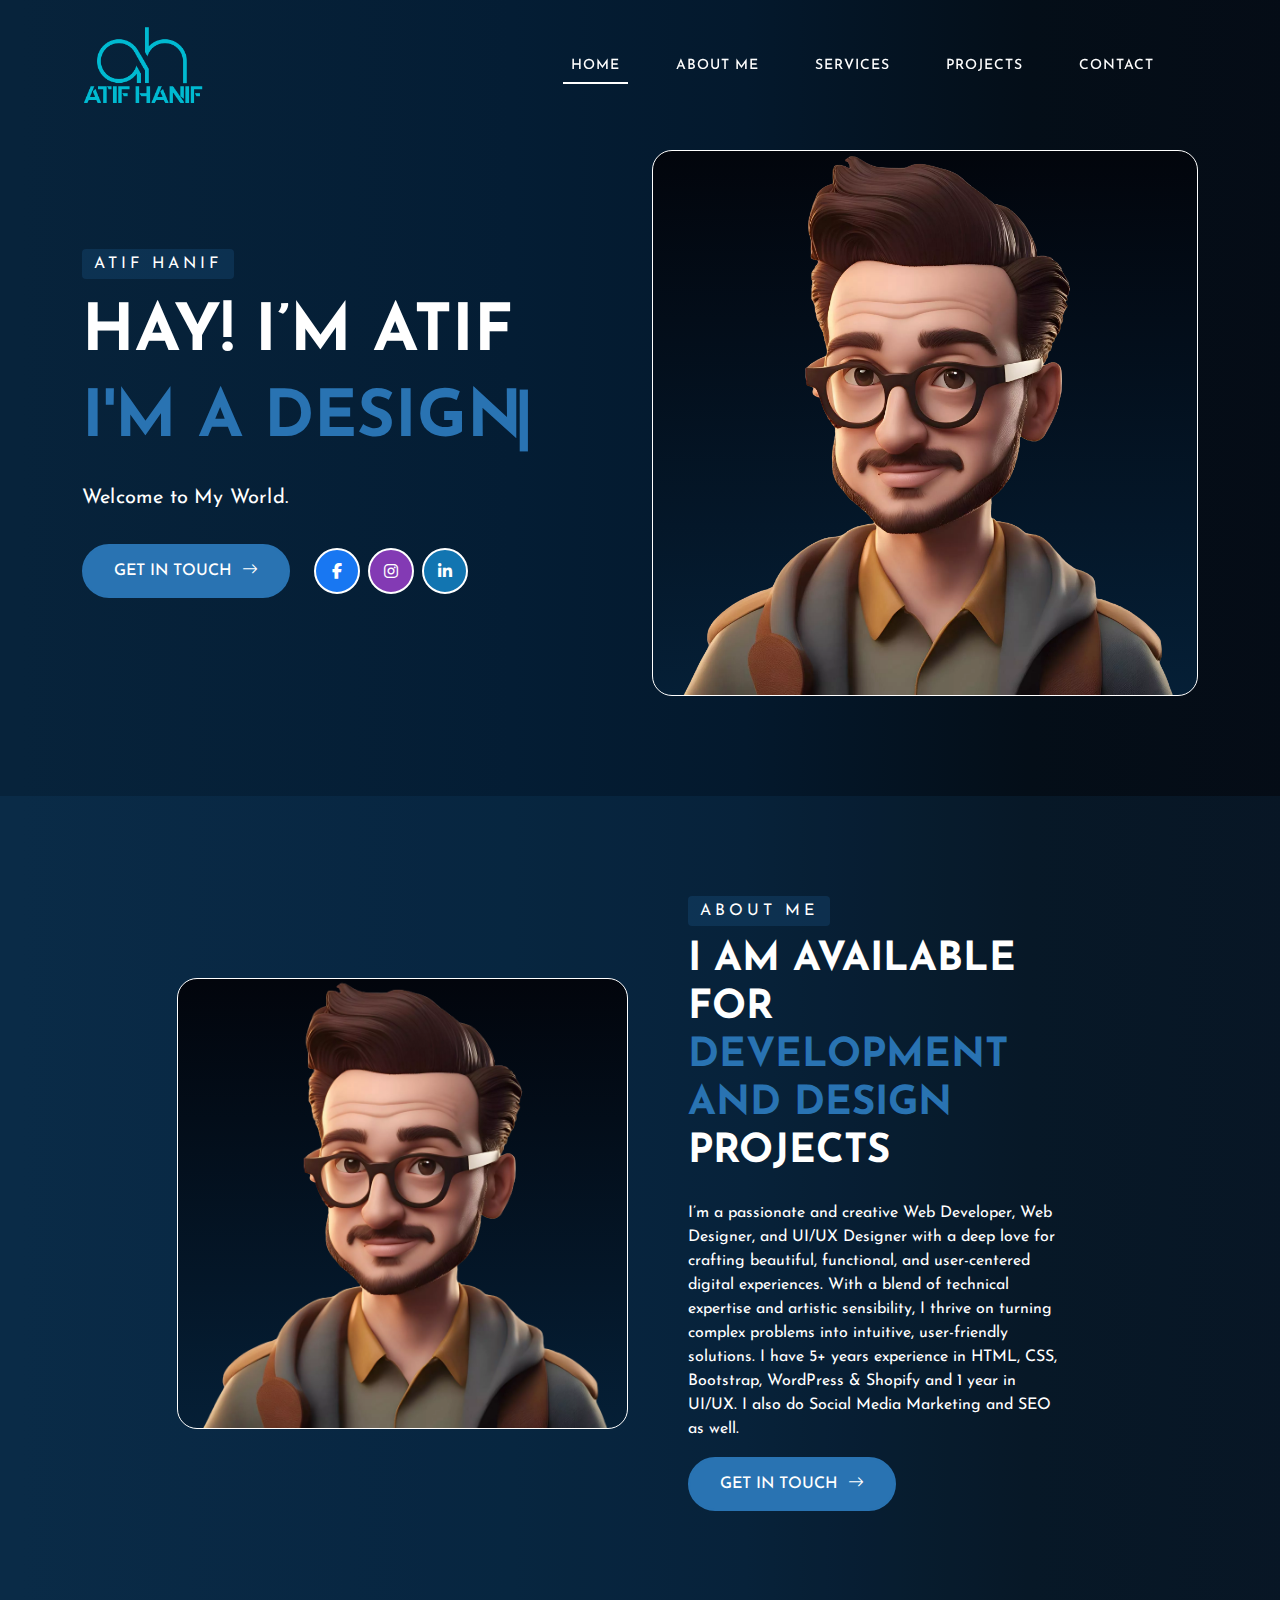
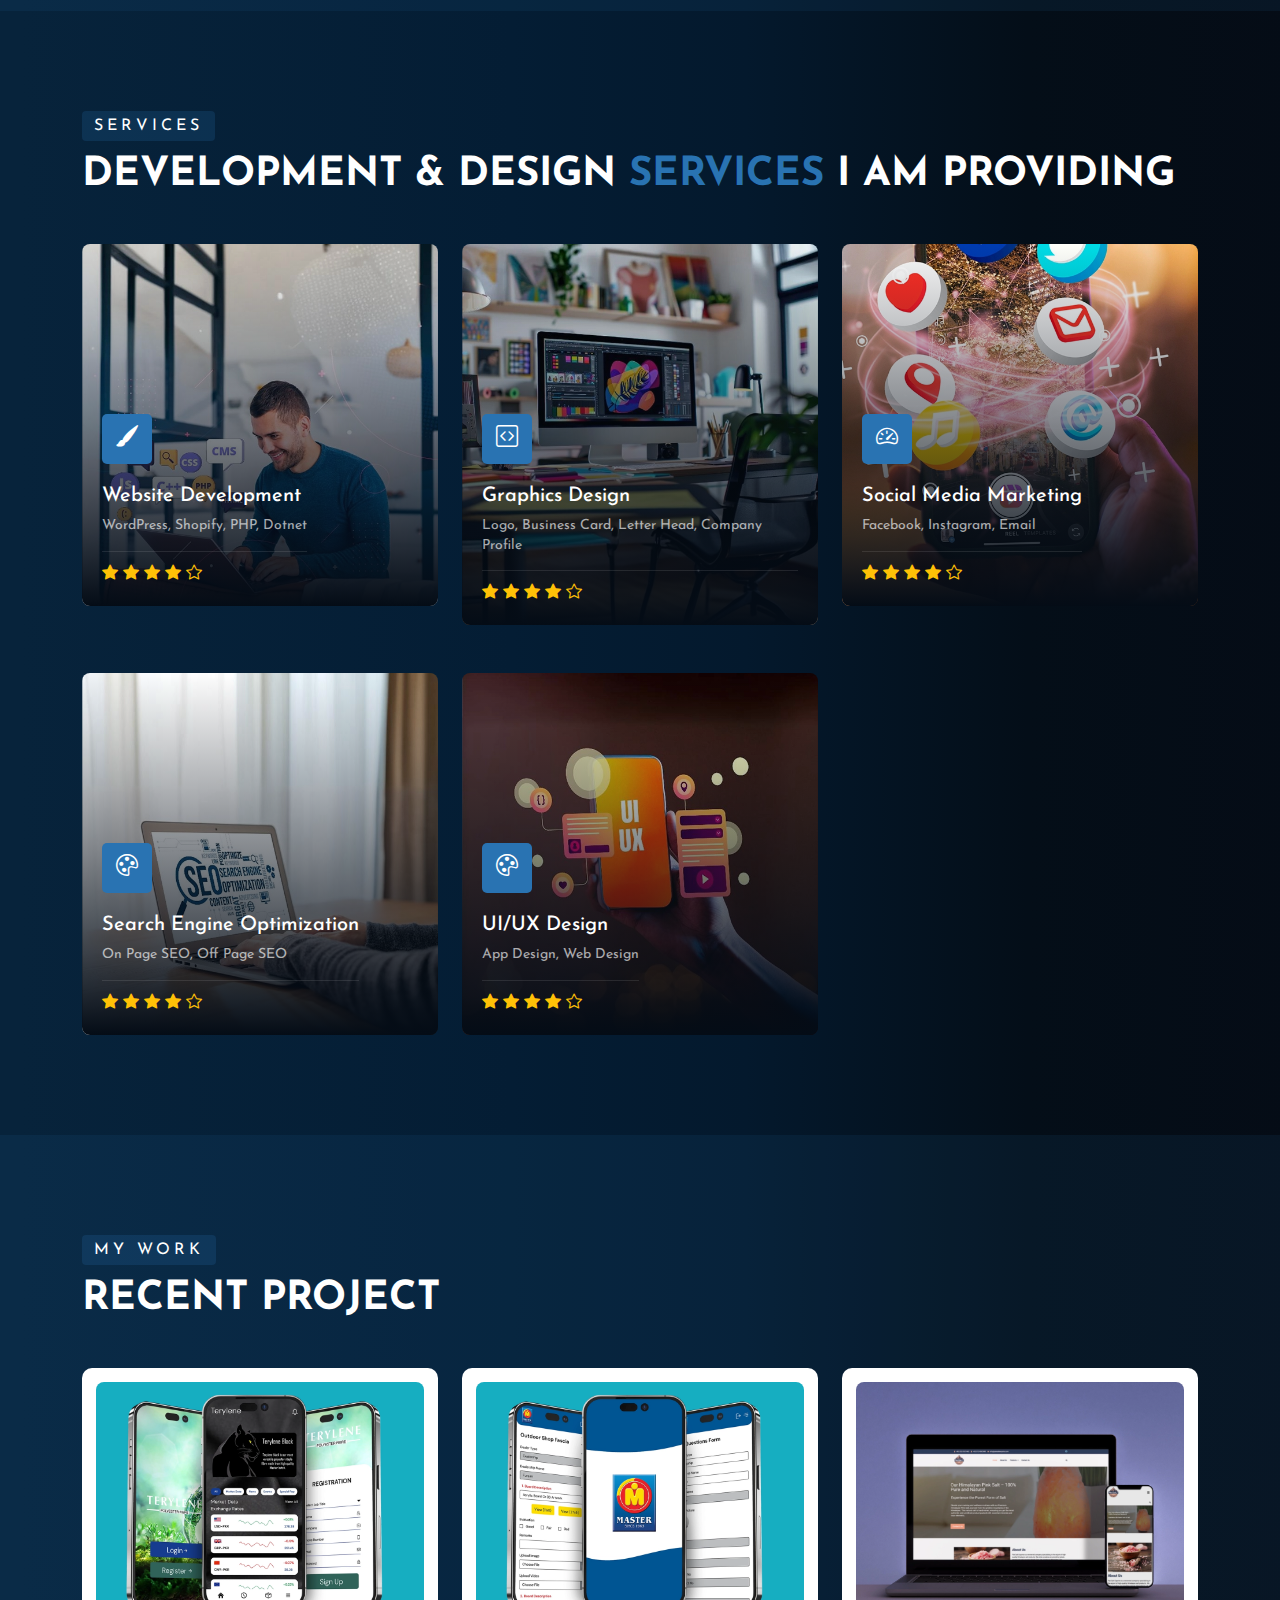
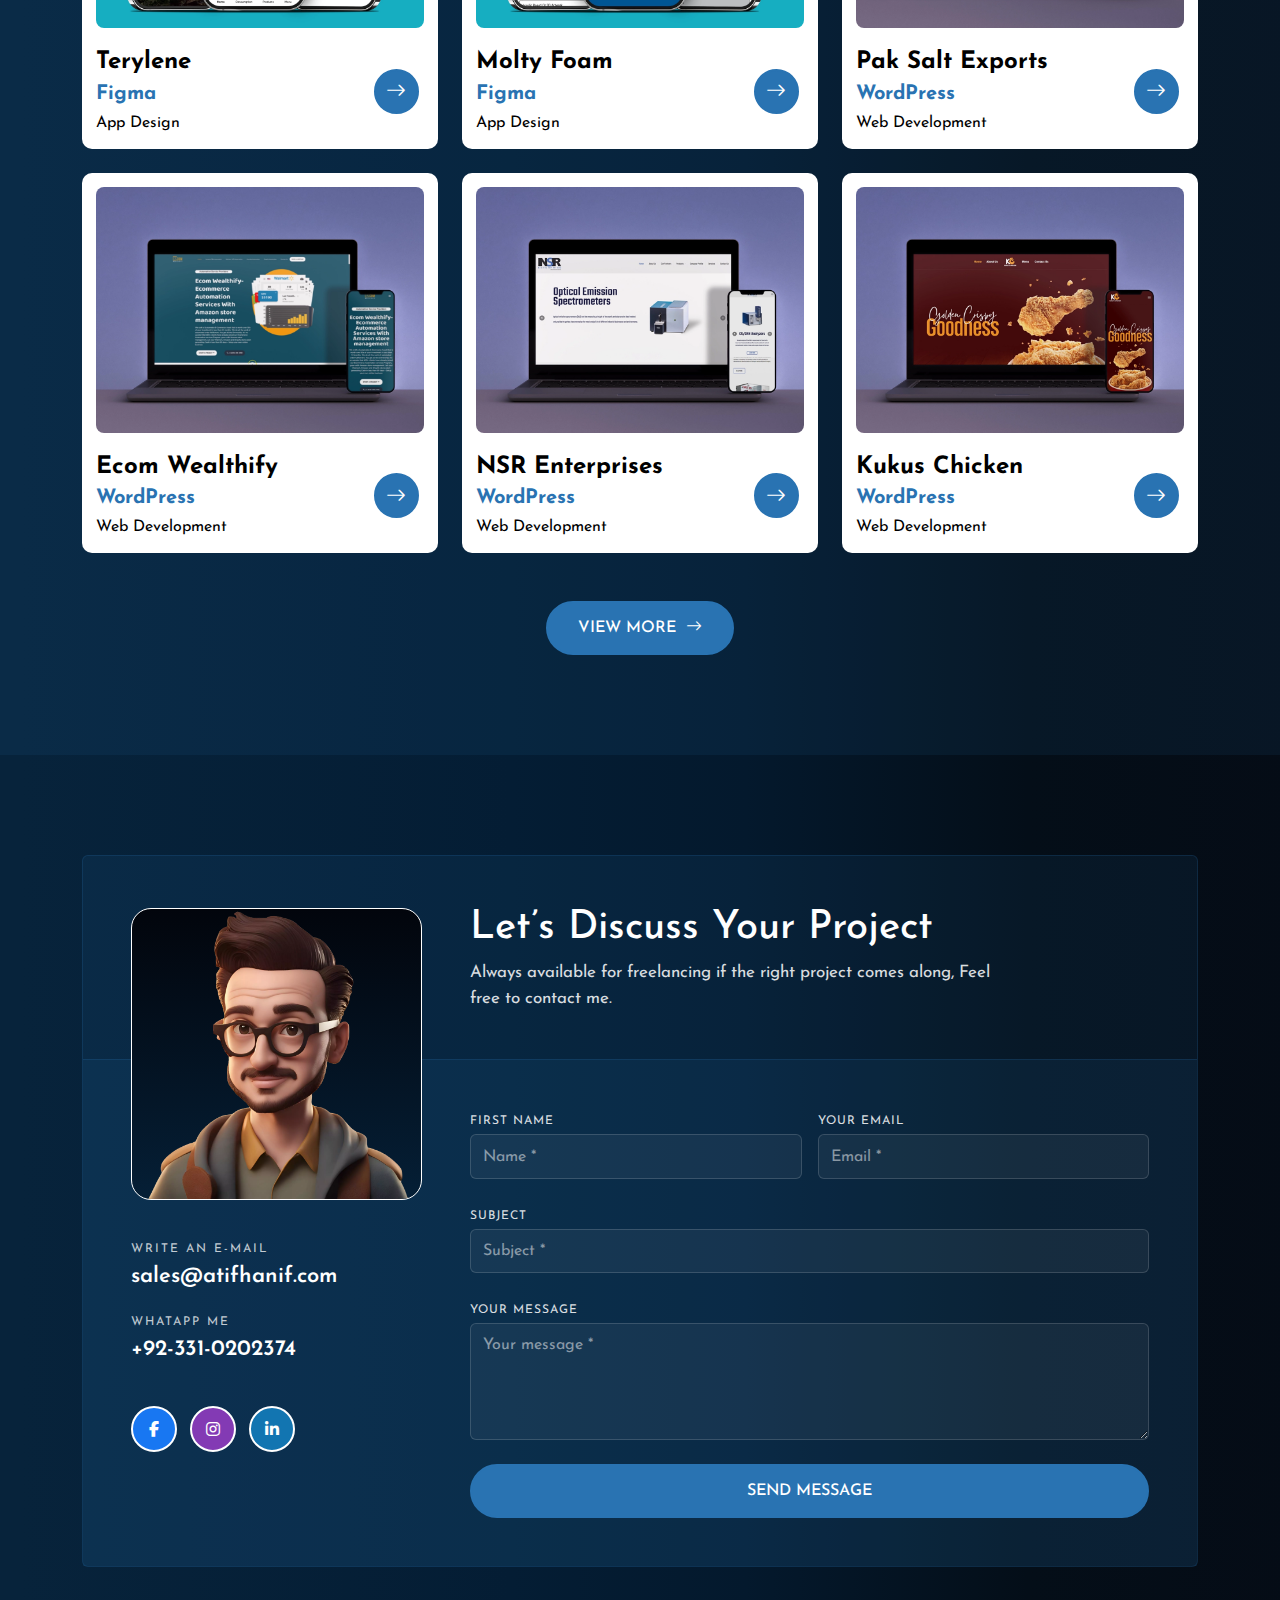
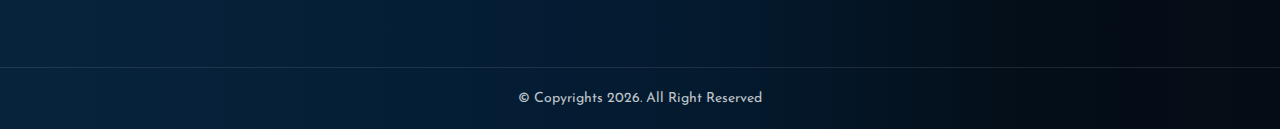
<file: index.html>
<!DOCTYPE html>
<html lang="en" dir="ltr">
<head>
    <meta charset="utf-8">
    <meta http-equiv="X-UA-Compatible" content="IE=edge">
    <meta name="viewport" content="width=device-width, initial-scale=1, shrink-to-fit=no">
    <meta name="keywords" content="Emma - Personal Portfolio HTML Template">
    <meta name="description" content="Emma - Personal Portfolio HTML Template">
    <title>Atif Hanif - Personal Portfolio</title>
    <link rel="shortcut icon" type="image/x-icon" href="assets/images/logo/atifhanif-favicon.png">
    <link href="assets/vendors/bootstrap/css/bootstrap.min.css" rel="stylesheet">
    <link href="assets/vendors/bootstrap/icons/bootstrap-icons.css" rel="stylesheet">
    <link href="assets/vendors/fontawsome/css/all.min.css" rel="stylesheet">
    <link href="assets/css/fonts.css" rel="stylesheet">
    <link href="assets/css/style.css" rel="stylesheet">
    <link href="assets/css/responsive.css" rel="stylesheet">
</head>

<body>
    <!-- Start Header -->
    <nav class="navbar navbar-expand-lg navbar-dark one-page-nav fixed-top" aria-label="Offcanvas navbar large">
        <div class="container">
            <a class="navbar-brand" href="index.html">
                <img class="logo" alt="Logo" src="assets/images/logo/atif-hanif-logo.png"> 
            </a>
            <button class="navbar-toggler" type="button" data-bs-toggle="offcanvas" data-bs-target="#offcanvasNavbar2" aria-controls="offcanvasNavbar2">
                <span class="navbar-toggler-icon"></span>
            </button>
            <div class="offcanvas offcanvas-end text-bg-dark"  id="offcanvasNavbar2" aria-labelledby="offcanvasNavbar2Label">
                <div class="offcanvas-header">
                    <h5 class="offcanvas-title" id="offcanvasNavbar2Label">Offcanvas</h5>
                    <button type="button" class="btn-close btn-close-white" data-bs-dismiss="offcanvas" aria-label="Close"></button>
                </div>
                <div class="offcanvas-body">
                    <ul class="navbar-nav justify-content-end flex-grow-1 pe-3">
                        <li class="nav-item">
                            <a class="nav-link" data-scroll-nav="0" href="#home">Home</a>
                        </li>
                        <li class="nav-item">
                            <a class="nav-link" data-scroll-nav="1" href="#about"> About Me </a>
                        </li>
                        <li class="nav-item">
                            <a class="nav-link" data-scroll-nav="3" href="#services">Services</a>
                        </li>
                        <li class="nav-item">
                            <a class="nav-link" data-scroll-nav="2" href="#project">Projects</a>
                        </li>
                        <li class="nav-item">
                            <a class="nav-link" data-scroll-nav="4" href="#contact">Contact</a>
                        </li>
                    </ul>
                </div>
             </div>
        </div>
    </nav>
    <!-- End Header -->

    <!-- Main -->
    <main>
        <!-- start Home Section -->
        <section class="home-section section" id="home" data-scroll-index="0">
            <div class="container">
                <div class="row align-items-center">
                    <div class="col-lg-6 my-auto">
                        <h6 class="mb-3"><span>Atif Hanif</span></h6>
                        <h1>Hay! I’m Atif</h1>
                        <h2 class="mb-4">I'm a <span id="type-it"></span></h2>
                        <p class="text">Welcome to My World.</p>
                        <div class="btn-bar d-flex align-items-sm-center flex-column flex-sm-row">
                            <a class="custom-btn" href="#contact"><span>Get in touch</span> <i class="bi-arrow-right"></i> </a>
                            <div class="social-icon ps-sm-4 pt-4 pt-sm-0 d-flex justify-content-center justify-content-sm-start">
                                <a class="facebook" href="https://www.facebook.com/AtifHanif87" target="_blank"><i class="fab fa-facebook-f"></i></a>
                                <a class="instagram" href="https://www.instagram.com/atif_advani/" target="_blank"><i class="fa-brands fa-instagram"></i></a>
                                <a class="linkedin m-0" href="https://www.linkedin.com/in/muhammad-atif-hanif/" target="_blank"><i class="fab fa-linkedin-in"></i></a>
                            </div>
                        </div>
                    </div>
                    <div class="col-lg-6 mt-5 mt-lg-0">
                        <img src="assets/images/avatar/avatar.webp" alt="Atif" class="img-fluid avatar">
                    </div>
                </div>
            </div>
        </section>
        <!-- End Home Section -->

        <!-- Start About Section -->
        <section class="about-section section light-bg" id="about" data-scroll-index="1">
            <div class="container">
                <div class="row align-items-center justify-content-center gy-5">
                    <div class="col-lg-6 col-xl-5">
                        <div class="about-banner text-center">
                            <img src="assets/images/avatar/avatar.webp" alt="Atif" class="img-fluid avatar">
                        </div>
                    </div>
                    <div class="col-lg-6 col-xl-5 px-lg-5">
                        <div class="about-text">
                            <div class="section-heading">
                                <h6><span>ABOUT ME</span></h6>
                                <h2>I AM AVAILABLE FOR <span>DEVELOPMENT and DESIGN</span> PROJECTS</h2>
                            </div>
                            <p>I’m a passionate and creative Web Developer, Web Designer, and UI/UX Designer with a deep love for crafting beautiful, functional, and user-centered digital experiences. With a blend of technical expertise and artistic sensibility, I thrive on turning complex problems into intuitive, user-friendly solutions. I have 5+ years experience in HTML, CSS, Bootstrap, WordPress & Shopify and 1 year in UI/UX. I also do Social Media Marketing and SEO as well.</p>
                            <a class="custom-btn" href="#contact"><span>Get in touch</span> <i class="bi-arrow-right"></i> </a>
                        </div>
                    </div>
                </div>
            </div>
        </section>
        <!-- End About Section -->

        <!-- Services Section -->
        <section class="services-section section" id="services" data-scroll-index="3">
            <div class="container">
                <div class="section-heading">
                    <h6><span> SERVICES</span></h6>
                    <h2>Development & Design <span>services</span> I am providing</h2>
                </div>
                <div class="row gy-5">
                    <div class="col-sm-6 col-lg-4">
                        <div class="services-box web-services">
                            <div class="services-body">
                                <div class="icon">
                                    <i class="bi-brush-fill"></i>
                                </div>
                                <h5>Website Development</h5>
                                <p>WordPress, Shopify, PHP, Dotnet</p>
                                <div class="rating">
                                    <i class="bi-star-fill"></i>
                                    <i class="bi-star-fill"></i>
                                    <i class="bi-star-fill"></i>
                                    <i class="bi-star-fill"></i>
                                    <i class="bi-star"></i>
                                </div>
                            </div>
                        </div>
                    </div>
                    <div class="col-sm-6 col-lg-4">
                        <div class="services-box graphics-services">
                            <div class="services-body">
                                <div class="icon">
                                    <i class="bi-code-square"></i>
                                </div>
                                <h5>Graphics Design</h5>
                                <p>Logo, Business Card, Letter Head, Company Profile</p>
                                <div class="rating">
                                    <i class="bi-star-fill"></i>
                                    <i class="bi-star-fill"></i>
                                    <i class="bi-star-fill"></i>
                                    <i class="bi-star-fill"></i>
                                    <i class="bi-star"></i>
                                </div>
                            </div>
                        </div>
                    </div>
                    <div class="col-sm-6 col-lg-4">
                        <div class="services-box smm-services">
                            <div class="services-body">
                                <div class="icon">
                                    <i class="bi-speedometer2"></i>
                                </div>
                                <h5>Social Media Marketing</h5>
                                <p>Facebook, Instagram, Email</p>
                                <div class="rating">
                                    <i class="bi-star-fill"></i>
                                    <i class="bi-star-fill"></i>
                                    <i class="bi-star-fill"></i>
                                    <i class="bi-star-fill"></i>
                                    <i class="bi-star"></i>
                                </div>
                            </div>
                        </div>
                    </div>
                    <div class="col-sm-6 col-lg-4">
                        <div class="services-box seo-services">
                            <div class="services-body">
                                <div class="icon">
                                    <i class="bi-palette"></i>
                                </div>
                                <h5>Search Engine Optimization</h5>
                                <p>On Page SEO, Off Page SEO</p>
                                <div class="rating">
                                    <i class="bi-star-fill"></i>
                                    <i class="bi-star-fill"></i>
                                    <i class="bi-star-fill"></i>
                                    <i class="bi-star-fill"></i>
                                    <i class="bi-star"></i>
                                </div>
                            </div>
                        </div>
                    </div>
                    <div class="col-sm-6 col-lg-4">
                        <div class="services-box ui-ux-services">
                            <div class="services-body">
                                <div class="icon">
                                    <i class="bi-palette"></i>
                                </div>
                                <h5>UI/UX Design</h5>
                                <p>App Design, Web Design</p>
                                <div class="rating">
                                    <i class="bi-star-fill"></i>
                                    <i class="bi-star-fill"></i>
                                    <i class="bi-star-fill"></i>
                                    <i class="bi-star-fill"></i>
                                    <i class="bi-star"></i>
                                </div>
                            </div>
                        </div>
                    </div>
                </div>
            </div>
        </section>
        <!-- End Services Section -->

        <!-- Start Projects Section -->
        <section class="project-section section light-bg" id="project" data-scroll-index="2">
            <div class="container">
                <div class="row justify-content-between">
                    <div class="col-lg-5">
                        <div class="section-heading">
                            <h6><span>My Work</span></h6>
                            <h2>RECENT PROJECT</h2>
                        </div>
                    </div>
                </div>
                <div class="row">
                    <div class="col-sm-6 col-lg-4">
                        <div class="project-box">
                            <div class="project-media">
                                <img src="assets/images/projects/terylene-app.webp" alt="Terylene" class="img-fluid">
                            </div>
                            <div class="project-body">
                                <div class="text">
                                    <h4>Terylene</h4>
                                    <h5>Figma</h5>
                                    <span>App Design</span>
                                </div>
                                <div class="link">
                                    <a class="url-link" href="https://www.figma.com/proto/76VWmtyfgnIxZ7emaDZwuv/LCI" target="_blank">
                                        <i class="bi-arrow-right"></i>
                                    </a>
                                </div>
                            </div>
                        </div>
                    </div>
                    <div class="col-sm-6 col-lg-4 mt-4 mt-md-0">
                        <div class="project-box">
                            <div class="project-media">
                                <img src="assets/images/projects/molty-foam-app.webp" alt="Molty Foam" class="img-fluid">
                            </div>
                            <div class="project-body">
                                <div class="text">
                                    <h4>Molty Foam</h4>
                                    <h5>Figma</h5>
                                    <span>App Design</span>
                                </div>
                                <div class="link">
                                    <a class="url-link" href="https://www.figma.com/design/Qg12MCHutueQksIEQCiosE/Molty-Foam" target="_blank">
                                        <i class="bi-arrow-right"></i>
                                    </a>
                                </div>
                            </div>
                        </div>
                    </div>
                    <div class="col-sm-6 col-lg-4 mt-4 mt-lg-0">
                        <div class="project-box">
                            <div class="project-media">
                                <img src="assets/images/projects/paksaltexports.webp" alt="Pak Salt Exports" class="img-fluid">
                            </div>
                            <div class="project-body">
                                <div class="text">
                                    <h4>Pak Salt Exports</h4>
                                    <h5>WordPress</h5>
                                    <span>Web Development</span>
                                </div>
                                <div class="link">
                                    <a class="url-link" href="https://www.paksaltexports.com" target="_blank">
                                        <i class="bi-arrow-right"></i>
                                    </a>
                                </div>
                            </div>
                        </div>
                    </div>
                    <div class="col-sm-6 col-lg-4 mt-4">
                        <div class="project-box">
                            <div class="project-media">
                                <img src="assets/images/projects/ecomwealthify.webp" alt="Ecom Wealthify" class="img-fluid">
                            </div>
                            <div class="project-body">
                                <div class="text">
                                    <h4>Ecom Wealthify</h4>
                                    <h5>WordPress</h5>
                                    <span>Web Development</span>
                                </div>
                                <div class="link">
                                    <a class="url-link" href="https://ecomwealthify.com/" target="_blank">
                                        <i class="bi-arrow-right"></i>
                                    </a>
                                </div>
                            </div>
                        </div>
                    </div>
                    <div class="col-sm-6 col-lg-4 mt-4">
                        <div class="project-box">
                            <div class="project-media">
                                <img src="assets/images/projects/nsr-enterprise.webp" alt="NSR Enterprises" class="img-fluid">
                            </div>
                            <div class="project-body">
                                <div class="text">
                                    <h4>NSR Enterprises</h4>
                                    <h5>WordPress</h5>
                                    <span>Web Development</span>
                                </div>
                                <div class="link">
                                    <a class="url-link" href="https://www.nsrenterprise.com" target="_blank">
                                        <i class="bi-arrow-right"></i>
                                    </a>
                                </div>
                            </div>
                        </div>
                    </div>
                    <div class="col-sm-6 col-lg-4 mt-4">
                        <div class="project-box">
                            <div class="project-media">
                                <img src="assets/images/projects/kukus-chicken.webp" alt="Kukus Chicken" class="img-fluid">
                            </div>
                            <div class="project-body">
                                <div class="text">
                                    <h4>Kukus Chicken</h4>
                                    <h5>WordPress</h5>
                                    <span>Web Development</span>
                                </div>
                                <div class="link">
                                    <a class="url-link" href="https://www.kukuschicken.com" target="_blank">
                                        <i class="bi-arrow-right"></i>
                                    </a>
                                </div>
                            </div>
                        </div>
                    </div>
                    <div class="col-12 text-center mt-5">
                        <a class="custom-btn" href="projects.html"><span>View More</span> <i class="bi-arrow-right"></i> </a>
                    </div>
                </div>
            </div>
        </section>
        <!-- End Projects Section -->

        <!-- Contact Section -->
        <section data-scroll-index="4" id="contact" class="section contactus-section">
            <div class="container">
                <div class="contactus-box rounded oveflow-hidden light-bg">
                    <div class="row g-0 p-4 p-lg-5">
                        <div class="col-lg-4"></div>
                        <div class="col-lg-8">
                            <div class="contactus-title">
                                <h5>Let’s Discuss Your Project</h5>
                                <p class="m-0">Always available for freelancing if the right project comes along, Feel free to contact me.</p>
                            </div>
                        </div>
                    </div>
                    <div class="row g-0 contactus-form p-4 p-lg-5 flex-row-reverse">
                        <div class="col-lg-8">
                            <div class="contact-form">
                                <form id="contact-form" method="POST">
                                    <div class="row gx-3 gy-4">
                                        <div class="col-md-6">
                                            <div class="form-group">
                                                <label class="form-label">First name</label>
                                                <input name="Name" id="name" placeholder="Name *" class="form-control" type="text">
                                            </div>
                                        </div>
                                        <div class="col-md-6">
                                            <div class="form-group">
                                                <label class="form-label">Your Email</label>
                                                <input name="Email" id="email" placeholder="Email *" class="form-control" type="email">
                                            </div>
                                        </div>
                                        <div class="col-12">
                                            <div class="form-group">
                                                <label class="form-label">Subject</label>
                                                <input name="Subject" id="subject" placeholder="Subject *" class="form-control" type="text">
                                            </div>
                                        </div>
                                        <div class="col-md-12">
                                            <div class="form-group">
                                                <label class="form-label">Your message</label>
                                                <textarea name="message" id="message" placeholder="Your message *" rows="4" class="form-control"></textarea>
                                            </div>
                                        </div>
                                        <div class="col-md-12">
                                            <div class="send">
                                                <button class="custom-btn w-100" type="button" value="Send"> Send Message</button>
                                            </div>
                                        </div>
                                    </div>
                                </form>
                            </div>
                        </div>
                        <div class="col-lg-4 pe-md-5">
                            <div class="contact-banner d-none d-lg-block">
                                <img src="assets/images/avatar/avatar.webp" alt="Atif" class="img-fluid avatar">
                            </div>
                            <div class="contact-info">
                                <div class="contact-info-in">
                                    <label>write an e-mail</label>
                                    <a href="mailto:sales@atifhanif.com">sales@atifhanif.com</a>
                                </div>
                                <div class="contact-info-in">
                                    <label>WhatApp Me</label>
                                    <a href="https://wa.link/5cp5nn" target="_blank">+92-331-0202374</a>
                                </div>
                            </div>
                            <div class="social-icon">
                                <a class="facebook" href="https://www.facebook.com/AtifHanif87" target="_blank"><i class="fab fa-facebook-f"></i></a>
                                <a class="instagram" href="https://www.instagram.com/atif_advani/" target="_blank"><i class="fa-brands fa-instagram"></i></a>
                                <a class="linkedin m-0" href="https://www.linkedin.com/in/muhammad-atif-hanif/" target="_blank"><i class="fab fa-linkedin-in"></i></a>
                            </div>
                        </div>
                    </div>
                </div>
            </div>
        </section>
        <!-- End Contact Section -->
    </main>
    <!-- End Main -->

    <!-- Start Footer -->
    <footer class="footer">
        <div class="container">
            <p class="m-0 text-center">© Copyrights <span id="demo"></span>. All Right Reserved</p>
        </div>
    </footer>
    <!-- End Footer -->

    <script src="assets/vendors/jquery/jquery.min.js"></script>
    <script src="assets/vendors/appear/jquery.appear.js"></script>
    <script src="assets/vendors/bootstrap/js/bootstrap.bundle.min.js"></script>
    <script src="assets/vendors/scrollit/scrollIt.min.js"></script>
    <script src="assets/vendors/typeit/typeit.umd.js"></script>
    <script src="assets/js/custom.js"></script>
</body>
</html>
</file>
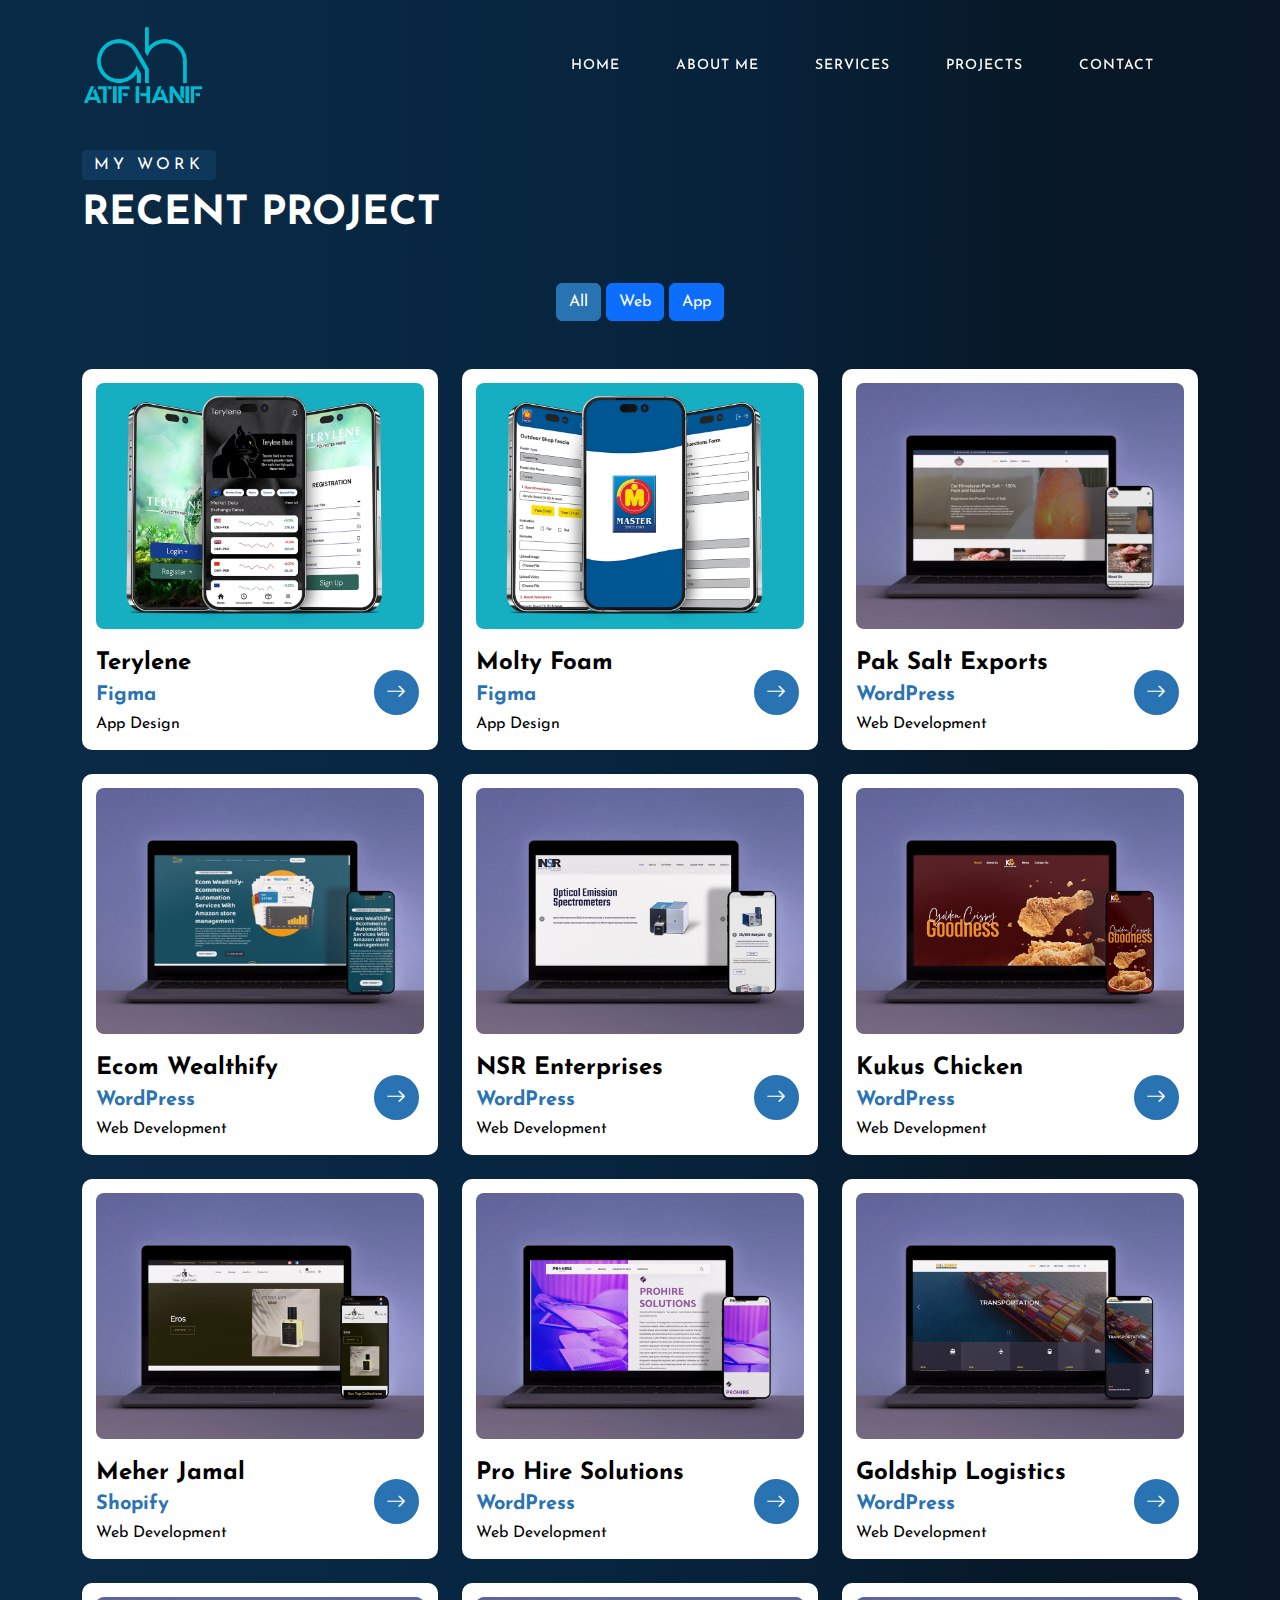
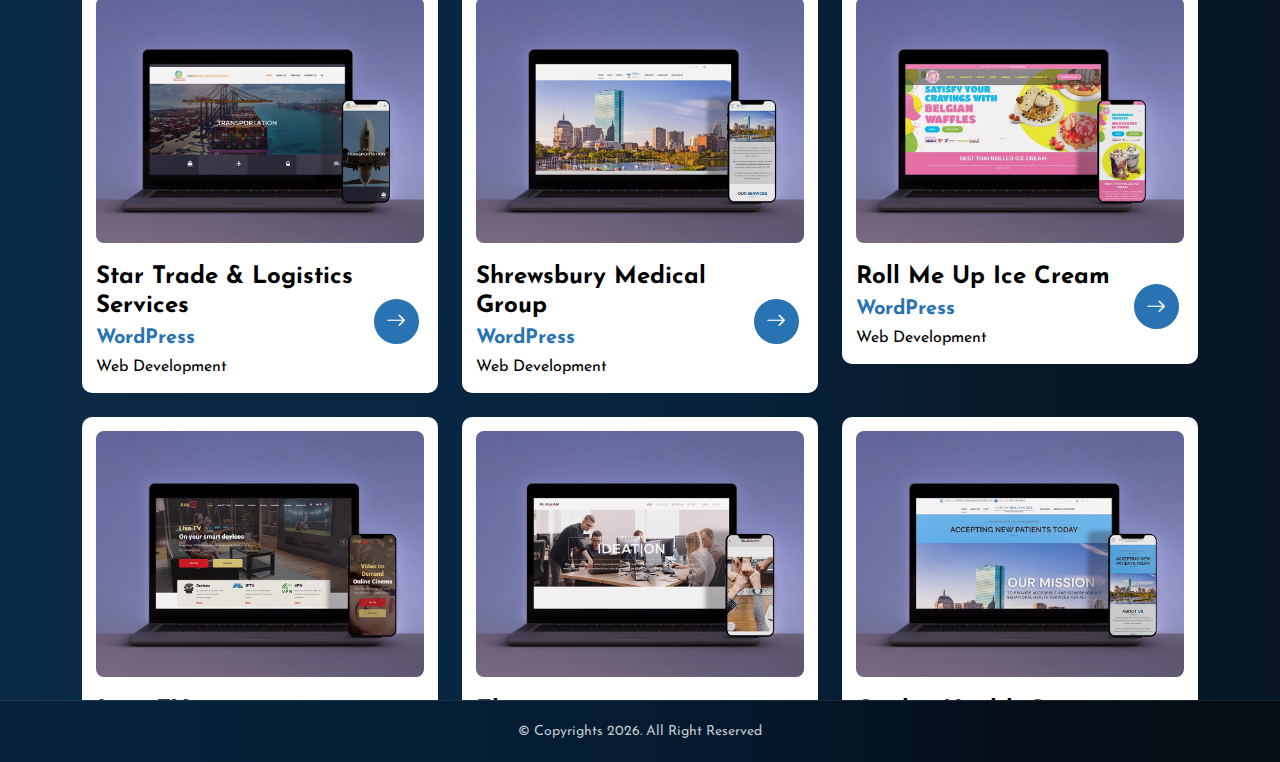
<file: projects.html>
<!DOCTYPE html>
<html lang="en" dir="ltr">
<head>
    <meta charset="utf-8">
    <meta http-equiv="X-UA-Compatible" content="IE=edge">
    <meta name="viewport" content="width=device-width, initial-scale=1, shrink-to-fit=no">
    <meta name="keywords" content="Emma - Personal Portfolio HTML Template">
    <meta name="description" content="Emma - Personal Portfolio HTML Template">
    <title>Atif Hanif - Personal Portfolio</title>
    <link rel="shortcut icon" type="image/x-icon" href="assets/images/logo/atifhanif-favicon.png">
    <link href="assets/vendors/bootstrap/css/bootstrap.min.css" rel="stylesheet">
    <link href="assets/vendors/bootstrap/icons/bootstrap-icons.css" rel="stylesheet">
    <link href="assets/vendors/fontawsome/css/all.min.css" rel="stylesheet">
    <link href="assets/css/fonts.css" rel="stylesheet">
    <link href="assets/css/style.css" rel="stylesheet">
    <link href="assets/css/responsive.css" rel="stylesheet">
</head>

<body>
    <!-- Start Header -->
    <nav class="navbar navbar-expand-lg navbar-dark one-page-nav fixed-top" aria-label="Offcanvas navbar large">
        <div class="container">
            <a class="navbar-brand" href="index.html">
                <img class="logo" alt="Logo" src="assets/images/logo/atif-hanif-logo.png"> 
            </a>
            <button class="navbar-toggler" type="button" data-bs-toggle="offcanvas" data-bs-target="#offcanvasNavbar2" aria-controls="offcanvasNavbar2">
                <span class="navbar-toggler-icon"></span>
            </button>
            <div class="offcanvas offcanvas-end text-bg-dark"  id="offcanvasNavbar2" aria-labelledby="offcanvasNavbar2Label">
                <div class="offcanvas-header">
                    <h5 class="offcanvas-title" id="offcanvasNavbar2Label">Offcanvas</h5>
                    <button type="button" class="btn-close btn-close-white" data-bs-dismiss="offcanvas" aria-label="Close"></button>
                </div>
                <div class="offcanvas-body">
                    <ul class="navbar-nav justify-content-end flex-grow-1 pe-3">
                        <li class="nav-item">
                            <a class="nav-link" data-scroll-nav="0" href="#home">Home</a>
                        </li>
                        <li class="nav-item">
                            <a class="nav-link" data-scroll-nav="1" href="#about"> About Me </a>
                        </li>
                        <li class="nav-item">
                            <a class="nav-link" data-scroll-nav="3" href="#services">Services</a>
                        </li>
                        <li class="nav-item">
                            <a class="nav-link" data-scroll-nav="2" href="#project">Projects</a>
                        </li>
                        <li class="nav-item">
                            <a class="nav-link" data-scroll-nav="4" href="#contact">Contact</a>
                        </li>
                    </ul>
                </div>
             </div>
        </div>
    </nav>
    <!-- End Header -->

    <!-- Main -->
    <main>
        <!-- Start Projects Section -->
        <section class="projects-section section light-bg" id="project" data-scroll-index="2">
            <div class="container">
                <div class="row justify-content-between">
                    <div class="col-lg-5">
                        <div class="section-heading">
                            <h6><span>My Work</span></h6>
                            <h2>RECENT PROJECT</h2>
                        </div>
                    </div>
                </div>
                <div class="row">
                    <div class="col-12 mb-5 text-center">
                        <div class="button-group filters-button-group">
                            <button class="btn btn-primary is-checked" data-filter="*">All</button>
                            <button class="btn btn-primary" data-filter=".web">Web</button>
                            <button class="btn btn-primary" data-filter=".app">App</button>
                        </div>
                    </div>
                </div>
                <div class="row grid">
                    <div class="col-sm-6 col-lg-4 app column">
                        <div class="project-box">
                            <div class="project-media">
                                <img src="assets/images/projects/terylene-app.webp" alt="Terylene" class="img-fluid">
                            </div>
                            <div class="project-body">
                                <div class="text">
                                    <h4>Terylene</h4>
                                    <h5>Figma</h5>
                                    <span>App Design</span>
                                </div>
                                <div class="link">
                                    <a class="url-link" href="https://www.figma.com/proto/76VWmtyfgnIxZ7emaDZwuv/LCI" target="_blank">
                                        <i class="bi-arrow-right"></i>
                                    </a>
                                </div>
                            </div>
                        </div>
                    </div>
                    <div class="col-sm-6 col-lg-4 mb-4 app column">
                        <div class="project-box">
                            <div class="project-media">
                                <img src="assets/images/projects/molty-foam-app.webp" alt="Molty Foam" class="img-fluid">
                            </div>
                            <div class="project-body">
                                <div class="text">
                                    <h4>Molty Foam</h4>
                                    <h5>Figma</h5>
                                    <span>App Design</span>
                                </div>
                                <div class="link">
                                    <a class="url-link" href="https://www.figma.com/design/Qg12MCHutueQksIEQCiosE/Molty-Foam" target="_blank">
                                        <i class="bi-arrow-right"></i>
                                    </a>
                                </div>
                            </div>
                        </div>
                    </div>
                    <div class="col-sm-6 col-lg-4 mb-4 web column">
                        <div class="project-box">
                            <div class="project-media">
                                <img src="assets/images/projects/paksaltexports.webp" alt="Pak Salt Exports" class="img-fluid">
                            </div>
                            <div class="project-body">
                                <div class="text">
                                    <h4>Pak Salt Exports</h4>
                                    <h5>WordPress</h5>
                                    <span>Web Development</span>
                                </div>
                                <div class="link">
                                    <a class="url-link" href="https://www.paksaltexports.com" target="_blank">
                                        <i class="bi-arrow-right"></i>
                                    </a>
                                </div>
                            </div>
                        </div>
                    </div>
                    <div class="col-sm-6 col-lg-4 mb-4 web column">
                        <div class="project-box">
                            <div class="project-media">
                                <img src="assets/images/projects/ecomwealthify.webp" alt="Ecom Wealthify" class="img-fluid">
                            </div>
                            <div class="project-body">
                                <div class="text">
                                    <h4>Ecom Wealthify</h4>
                                    <h5>WordPress</h5>
                                    <span>Web Development</span>
                                </div>
                                <div class="link">
                                    <a class="url-link" href="https://ecomwealthify.com/" target="_blank">
                                        <i class="bi-arrow-right"></i>
                                    </a>
                                </div>
                            </div>
                        </div>
                    </div>
                    <div class="col-sm-6 col-lg-4 mb-4 web column">
                        <div class="project-box">
                            <div class="project-media">
                                <img src="assets/images/projects/nsr-enterprise.webp" alt="NSR Enterprises" class="img-fluid">
                            </div>
                            <div class="project-body">
                                <div class="text">
                                    <h4>NSR Enterprises</h4>
                                    <h5>WordPress</h5>
                                    <span>Web Development</span>
                                </div>
                                <div class="link">
                                    <a class="url-link" href="https://www.nsrenterprise.com" target="_blank">
                                        <i class="bi-arrow-right"></i>
                                    </a>
                                </div>
                            </div>
                        </div>
                    </div>
                    <div class="col-sm-6 col-lg-4 mb-4 web column">
                        <div class="project-box">
                            <div class="project-media">
                                <img src="assets/images/projects/kukus-chicken.webp" alt="Kukus Chicken" class="img-fluid">
                            </div>
                            <div class="project-body">
                                <div class="text">
                                    <h4>Kukus Chicken</h4>
                                    <h5>WordPress</h5>
                                    <span>Web Development</span>
                                </div>
                                <div class="link">
                                    <a class="url-link" href="https://www.kukuschicken.com" target="_blank">
                                        <i class="bi-arrow-right"></i>
                                    </a>
                                </div>
                            </div>
                        </div>
                    </div>
                    <div class="col-sm-6 col-lg-4 mb-4 web column">
                        <div class="project-box">
                            <div class="project-media">
                                <img src="assets/images/projects/mehar-jamal.webp" alt="Meher Jamal" class="img-fluid">
                            </div>
                            <div class="project-body">
                                <div class="text">
                                    <h4>Meher Jamal</h4>
                                    <h5>Shopify</h5>
                                    <span>Web Development</span>
                                </div>
                                <div class="link">
                                    <a class="url-link" href="https://meherjamal.pk" target="_blank">
                                        <i class="bi-arrow-right"></i>
                                    </a>
                                </div>
                            </div>
                        </div>
                    </div>
                    <div class="col-sm-6 col-lg-4 mb-4 web column">
                        <div class="project-box">
                            <div class="project-media">
                                <img src="assets/images/projects/prohire-solutions.webp" alt="Pro Hire Solutions" class="img-fluid">
                            </div>
                            <div class="project-body">
                                <div class="text">
                                    <h4>Pro Hire Solutions</h4>
                                    <h5>WordPress</h5>
                                    <span>Web Development</span>
                                </div>
                                <div class="link">
                                    <a class="url-link" href="https://prohiresolution.com" target="_blank">
                                        <i class="bi-arrow-right"></i>
                                    </a>
                                </div>
                            </div>
                        </div>
                    </div>
                    <div class="col-sm-6 col-lg-4 mb-4 web column">
                        <div class="project-box">
                            <div class="project-media">
                                <img src="assets/images/projects/gold-ship-logistic.webp" alt="Goldship Logistics" class="img-fluid">
                            </div>
                            <div class="project-body">
                                <div class="text">
                                    <h4>Goldship Logistics</h4>
                                    <h5>WordPress</h5>
                                    <span>Web Development</span>
                                </div>
                                <div class="link">
                                    <a class="url-link" href="https://www.goldshiplogistic.com" target="_blank">
                                        <i class="bi-arrow-right"></i>
                                    </a>
                                </div>
                            </div>
                        </div>
                    </div>
                    <div class="col-sm-6 col-lg-4 mb-4 web column">
                        <div class="project-box">
                            <div class="project-media">
                                <img src="assets/images/projects/stls.webp" alt="STLS" class="img-fluid">
                            </div>
                            <div class="project-body">
                                <div class="text">
                                    <h4>Star Trade & Logistics Services</h4>
                                    <h5>WordPress</h5>
                                    <span>Web Development</span>
                                </div>
                                <div class="link">
                                    <a class="url-link" href="https://www.stls.com.pk" target="_blank">
                                        <i class="bi-arrow-right"></i>
                                    </a>
                                </div>
                            </div>
                        </div>
                    </div>
                    <div class="col-sm-6 col-lg-4 mb-4 web column">
                        <div class="project-box">
                            <div class="project-media">
                                <img src="assets/images/projects/shrewsbury-medical-group.webp" alt="Shrewsbury Medical Group" class="img-fluid">
                            </div>
                            <div class="project-body">
                                <div class="text">
                                    <h4>Shrewsbury Medical Group</h4>
                                    <h5>WordPress</h5>
                                    <span>Web Development</span>
                                </div>
                                <div class="link">
                                    <a class="url-link" href="https://shrewsburymedicalgroup.com" target="_blank">
                                        <i class="bi-arrow-right"></i>
                                    </a>
                                </div>
                            </div>
                        </div>
                    </div>
                    <div class="col-sm-6 col-lg-4 mb-4 web column">
                        <div class="project-box">
                            <div class="project-media">
                                <img src="assets/images/projects/roll-me-up-ice-cream.webp" alt="Roll Me Up Ice Cream" class="img-fluid">
                            </div>
                            <div class="project-body">
                                <div class="text">
                                    <h4>Roll Me Up Ice Cream</h4>
                                    <h5>WordPress</h5>
                                    <span>Web Development</span>
                                </div>
                                <div class="link">
                                    <a class="url-link" href="https://www.rollmeupicecream.ca" target="_blank">
                                        <i class="bi-arrow-right"></i>
                                    </a>
                                </div>
                            </div>
                        </div>
                    </div>
                    <div class="col-sm-6 col-lg-4 mb-4 web column">
                        <div class="project-box">
                            <div class="project-media">
                                <img src="assets/images/projects/jioip-tv.webp" alt="Jioip TV" class="img-fluid">
                            </div>
                            <div class="project-body">
                                <div class="text">
                                    <h4>Jioip TV</h4>
                                    <h5>WordPress</h5>
                                    <span>Web Development</span>
                                </div>
                                <div class="link">
                                    <a class="url-link" href="https://www.jioip.com" target="_blank">
                                        <i class="bi-arrow-right"></i>
                                    </a>
                                </div>
                            </div>
                        </div>
                    </div>
                    <div class="col-sm-6 col-lg-4 mb-4 web column">
                        <div class="project-box">
                            <div class="project-media">
                                <img src="assets/images/projects/eleman.webp" alt="Eleman" class="img-fluid">
                            </div>
                            <div class="project-body">
                                <div class="text">
                                    <h4>Eleman</h4>
                                    <h5>WordPress</h5>
                                    <span>Web Development</span>
                                </div>
                                <div class="link">
                                    <a class="url-link" href="https://www.eleman.com.pk" target="_blank">
                                        <i class="bi-arrow-right"></i>
                                    </a>
                                </div>
                            </div>
                        </div>
                    </div>
                    <div class="col-sm-6 col-lg-4 mb-4 web column">
                        <div class="project-box">
                            <div class="project-media">
                                <img src="assets/images/projects/copley-healthcare.webp" alt="Copley Health Care" class="img-fluid">
                            </div>
                            <div class="project-body">
                                <div class="text">
                                    <h4>Copley Health Care</h4>
                                    <h5>WordPress</h5>
                                    <span>Web Development</span>
                                </div>
                                <div class="link">
                                    <a class="url-link" href="https://copleyhealthcare.com" target="_blank">
                                        <i class="bi-arrow-right"></i>
                                    </a>
                                </div>
                            </div>
                        </div>
                    </div>
                </div>
            </div>
        </section>
        <!-- End Projects Section -->
    </main>
    <!-- End Main -->
    <footer class="footer">
        <div class="container">
            <p class="m-0 text-center">© Copyrights <span id="demo"></span>. All Right Reserved</p>
        </div>
    </footer>
    <script src="assets/vendors/jquery/jquery.min.js"></script>
    <script src="assets/vendors/appear/jquery.appear.js"></script>
    <script src="assets/vendors/bootstrap/js/bootstrap.bundle.min.js"></script>
    <script src="assets/vendors/scrollit/scrollIt.min.js"></script>
    <script src="assets/vendors/typeit/typeit.umd.js"></script>
    <script src="assets/vendors/isotope/isotope.pkgd.min.js"></script>
    <script src="assets/js/custom.js"></script>
</body>
</html>
</file>
<file: assets/css/fonts.css>
/* vietnamese */
@font-face {
  font-family: 'Josefin Sans';
  font-style: italic;
  font-weight: 100 700;
  font-display: swap;
  src: url(../fonts/Qw3EZQNVED7rKGKxtqIqX5EUCEx0XHgciw.woff2) format('woff2');
  unicode-range: U+0102-0103, U+0110-0111, U+0128-0129, U+0168-0169, U+01A0-01A1, U+01AF-01B0, U+0300-0301, U+0303-0304, U+0308-0309, U+0323, U+0329, U+1EA0-1EF9, U+20AB;
}
/* latin-ext */
@font-face {
  font-family: 'Josefin Sans';
  font-style: italic;
  font-weight: 100 700;
  font-display: swap;
  src: url(../fonts/Qw3EZQNVED7rKGKxtqIqX5EUCEx0XHgciw.woff2) format('woff2');
  unicode-range: U+0100-02BA, U+02BD-02C5, U+02C7-02CC, U+02CE-02D7, U+02DD-02FF, U+0304, U+0308, U+0329, U+1D00-1DBF, U+1E00-1E9F, U+1EF2-1EFF, U+2020, U+20A0-20AB, U+20AD-20C0, U+2113, U+2C60-2C7F, U+A720-A7FF;
}
/* latin */
@font-face {
  font-family: 'Josefin Sans';
  font-style: italic;
  font-weight: 100 700;
  font-display: swap;
  src: url(../fonts/Qw3EZQNVED7rKGKxtqIqX5EUCEx6XHg.woff2) format('woff2');
  unicode-range: U+0000-00FF, U+0131, U+0152-0153, U+02BB-02BC, U+02C6, U+02DA, U+02DC, U+0304, U+0308, U+0329, U+2000-206F, U+20AC, U+2122, U+2191, U+2193, U+2212, U+2215, U+FEFF, U+FFFD;
}
/* vietnamese */
@font-face {
  font-family: 'Josefin Sans';
  font-style: normal;
  font-weight: 100 700;
  font-display: swap;
  src: url(../fonts/Qw3aZQNVED7rKGKxtqIqX5EUAnx4RHw.woff2) format('woff2');
  unicode-range: U+0102-0103, U+0110-0111, U+0128-0129, U+0168-0169, U+01A0-01A1, U+01AF-01B0, U+0300-0301, U+0303-0304, U+0308-0309, U+0323, U+0329, U+1EA0-1EF9, U+20AB;
}
/* latin-ext */
@font-face {
  font-family: 'Josefin Sans';
  font-style: normal;
  font-weight: 100 700;
  font-display: swap;
  src: url(../fonts/Qw3aZQNVED7rKGKxtqIqX5EUA3x4RHw.woff2) format('woff2');
  unicode-range: U+0100-02BA, U+02BD-02C5, U+02C7-02CC, U+02CE-02D7, U+02DD-02FF, U+0304, U+0308, U+0329, U+1D00-1DBF, U+1E00-1E9F, U+1EF2-1EFF, U+2020, U+20A0-20AB, U+20AD-20C0, U+2113, U+2C60-2C7F, U+A720-A7FF;
}
/* latin */
@font-face {
  font-family: 'Josefin Sans';
  font-style: normal;
  font-weight: 100 700;
  font-display: swap;
  src: url(../fonts/Qw3aZQNVED7rKGKxtqIqX5EUDXx4.woff2) format('woff2');
  unicode-range: U+0000-00FF, U+0131, U+0152-0153, U+02BB-02BC, U+02C6, U+02DA, U+02DC, U+0304, U+0308, U+0329, U+2000-206F, U+20AC, U+2122, U+2191, U+2193, U+2212, U+2215, U+FEFF, U+FFFD;
}
</file>
<file: assets/css/style.css>
:root {
	--primary-color: #2973b2;
	--primary-rgb: 41, 115, 178;
	--black-color: #000000;
	--white-color: #ffffff;
	--font-family: 'Josefin Sans';
}

html,
body {
	overflow-x: hidden;
}

* {
	outline: none !important;
}

a {
	text-decoration: none;
}

body {
    color: var(--white-color);
    font-family: var(--font-family);
    overflow-x: hidden;
	background: linear-gradient(90deg, #07233B 1.67%, #041D34 39.95%, #04192D 58.24%, #040E18 80.28%, #050C16 101.48%);
}

.dark-bg {
	background: var(--primary-color);
}

.light-bg {
	background: rgba(var(--primary-rgb), 0.1);
}

.custom-btn {
	padding: 13px 30px;
	display: -ms-inline-flexbox;
	display: inline-flex;
	-ms-flex-align: center;
	align-items: center;
	-ms-flex-pack: center;
	justify-content: center;
	border-radius: 40px;
	border: 2px solid var(--primary-color);
	background-color: var(--primary-color);
	color: var(--white-color);
	text-decoration: none;
	transition: ease all 0.35s;
	font-weight: 500;
	outline: none;
	box-shadow: none;
	text-transform: uppercase;
}

.custom-btn i {
	margin-left: 10px;
}

.custom-btn:hover {
	background-color: var(--black-color);
	color: var(--white-color);
	border: 2px solid var(--white-color);
}

.custom-btn.dark {
	background: var(--black-color);
	border: 1px solid var(--black-color);
	color: var(--white-color);
}

.custom-btn.dark:hover {
	background: var(--white-color);
	color: var(--black-color);
}

.custom-btn.light {
	background: rgba(255, 255, 255, 0.05);
	border: 1px solid rgba(255, 255, 255, 0.15);
	color: var(--white-color);
}

.custom-btn.light:hover {
	background: var(--white-color);
	color: var(--black-color);
}

.custom-btn.white {
	background: var(--white-color);
	border: 1px solid var(--white-color);
	color: var(--black-color);
}

.custom-btn.white:hover {
	background: rgba(255, 255, 255, 0.1);
	border: 1px solid rgba(255, 255, 255, 0.15);
	color: var(--white-color);
}

.section {
	padding: 100px 0;
	position: relative;
}

.section-heading {
	margin-bottom: 45px;
	position: relative;
}

.section-heading h6 {
	margin: 0 0 10px;
	font-size: 16px;
	font-weight: 400;
	color: var(--px-text);
	text-transform: uppercase;
	letter-spacing: 2px;
}

.section-heading h6 span {
	background: rgba(var(--primary-rgb), 0.2);
	border-radius: 4px;
	padding: 5px 12px;
	display: inline-block;
	color: var(--white-color);
	font-weight: 400;
	font-size: 16px;
	line-height: 20px;
	letter-spacing: 4px;
	text-transform: uppercase;
}

.section-heading h2 {
	margin: 0;
	font-weight: 700;
	font-size: 40px;
	text-transform: uppercase;
}

.section-heading h2 span {
	color: var(--primary-color);
}

.avatar {
	border: 1px solid var(--white-color);
	border-radius: 20px;
	background: linear-gradient(#02050c, #051f36);
}

/* Start Header */

.logo {
	width: 30%;
}

.fixed-top {
	padding-top: 20px;
	padding-bottom: 20px;
	transition: ease all 0.35s;
}

.fixed-header .fixed-top {
	background-color: var(--black-color);
	box-shadow: 0 0.125rem 0.25rem rgba(55, 55, 55, 0.075);
}

.fixed-top .navbar-nav  {
	display: -ms-flexbox;
	display: flex;
	list-style: none;
	margin: 0 0 0 auto;
	padding: 0 50px 0 0;
}

.fixed-top .navbar-nav  > li {
	padding: 0 20px;
}

.fixed-top .navbar-nav  > li a {
	padding: 8px 0;
	text-transform: uppercase;
	color: var(--white-color);
	font-size: 14px;
	letter-spacing: 1px;
	font-weight: 500;
	position: relative;
}

.fixed-top .navbar-nav  > li a:after {
	content: "";
	position: absolute;
	left: auto;
	right: 0;
	bottom: 0;
	width: 0;
	height: 2px;
	transition: ease all 0.35s;
	background-color: var(--white-color);
}

.fixed-top .navbar-nav  > li a.active:after {
	width: 100%;
	left: 0;
	right: auto;
}

.fixed-top .logo-dark {
	display: none;
}

/* End Header */

/* Start Home */

.home-section {
	position: relative;
	overflow: hidden;
	z-index: 1;
	padding-top: 150px;
}

.home-section h6 span {
	background: rgba(var(--primary-rgb), 0.2);
	border-radius: 4px;
	padding: 5px 12px;
	display: inline-block;
	color: var(--white-color);
	font-weight: 400;
	font-size: 16px;
	line-height: 20px;
	letter-spacing: 4px;
	text-transform: uppercase;
}

.home-section h1 {
	color: var(--white-color);
	font-weight: 700;
	font-size: 65px;
	text-transform: uppercase;
}

.home-section h2 {
	color: var(--primary-color);
	font-weight: 700;
	font-size: 65px;
	text-transform: uppercase;
}

.home-section .text {
	font-weight: 400;
	font-size: 20px;
	line-height: 150%;
	letter-spacing: 0.01em;
	color: var(--white-color);
}

.home-section .btn-bar {
	padding-top: 15px;
}

.social-icon a {
	width: 46px;
	height: 46px;
	display: -ms-inline-flexbox;
	display: inline-flex;
	-ms-flex-align: center;
	align-items: center;
	-ms-flex-pack: center;
	justify-content: center;
	border-radius: 50%;
	color: var(--white-color);
	border: 2px solid var(--white-color);
	margin-right: 8px;
	position: relative;
	transition: ease top 0.35s;
	top: 0;
}

.social-icon a:hover {
	top: -2px;
}

.social-icon a.instagram {
	background: #833AB4;
}

.social-icon a.facebook {
	background: #1877F2;
}

.social-icon a.linkedin {
	background: #1275B1;
}

/* End Home */

/* Start About */

.about-section {
	overflow: hidden;
}

.about-section .container {
	position: relative;
	z-index: 1;
}

.about-section .about-text .section-heading {
	margin-bottom: 25px;
}

.about-section .about-text p {
	color: var(--white-color);
}

/* End About */

/* Start Services */

.services-box {
	background-position: center;
	background-repeat: no-repeat;
	background-size: cover;
	padding-top: 150px;
	display: -ms-flexbox;
	display: flex;
	-ms-flex-pack: end;
	/* justify-content: flex-end; */
	-ms-flex-align: end;
	align-items: flex-end;
	position: relative;
	overflow: hidden;
	border-radius: 8px;
}

.services-box:after {
	content: "";
	background: linear-gradient(180deg, rgba(4, 12, 22, 0) 0%, #040C16 100%);
	position: absolute;
	top: 0;
	left: 0;
	right: 0;
	bottom: 0;
}

.services-box .services-body {
	padding: 20px;
	position: relative;
	z-index: 1;
}

.services-box .services-body .icon {
	width: 50px;
	height: 50px;
	background: var(--primary-color);
	display: -ms-flexbox;
	display: flex;
	-ms-flex-align: center;
	align-items: center;
	-ms-flex-pack: center;
	justify-content: center;
	color: var(--white-color);
	font-size: 22px;
	border-radius: 5px;
	margin-bottom: 20px;
}

.services-box .services-body p {
	color: var(--white-color);
	font-size: 14px;
	line-height: 140%;
	opacity: 0.65;
	margin: 0 0 15px;
}

.services-box .services-body .rating {
	display: -ms-flexbox;
	display: flex;
	color: var(--bs-warning);
	padding-top: 10px;
	border-top: 1px solid rgba(255, 255, 255, 0.1);
}

.services-box .services-body .rating i {
	margin-right: 5px;
}

.web-services {
	background-image: url(../images/services/website-development.webp);
}

.graphics-services {
	background-image: url(../images/services/graphics-design.webp);
}

.smm-services {
	background-image: url(../images/services/social-media-marketing.webp);
}

.seo-services {
	background-image: url(../images/services/seo.webp);
}

.ui-ux-services {
	background-image: url(../images/services/ui-ux.webp);
}

/* End Services */

/* Start Projects */

.project-section {
	overflow: hidden;
}

.projects-section {
	overflow: hidden;
	padding-top: 150px;
}

.project-box {
	padding: 14px;
	border-radius: 10px;
	background: var(--white-color);
}

.project-box .project-media {
	position: relative;
	overflow: hidden;
	border-radius: 8px;
}

.project-box .project-media img {
	transition: ease all 0.35s;
	-webkit-transform: scale(1);
	transform: scale(1);
}

.project-box .project-media .gallery-link {
	position: absolute;
	top: 0;
	bottom: 0;
	left: 0;
	right: 0;
	display: -ms-flexbox;
	display: flex;
	-ms-flex-align: center;
	align-items: center;
	-ms-flex-pack: center;
	justify-content: center;
	background: rgba(0, 0, 0, 0.5);
	opacity: 0;
	transition: ease all 0.35s;
}

.project-box .project-media .gallery-link i {
	width: 50px;
	height: 50px;
	display: -ms-flexbox;
	display: flex;
	-ms-flex-align: center;
	align-items: center;
	-ms-flex-pack: center;
	justify-content: center;
	background: var(--white-color);
	color: var(--black-color);
	font-size: 35px;
	border-radius: 50%;
}

.project-box:hover .project-media img {
	-webkit-transform: scale(1.05);
	transform: scale(1.05);
}

.project-box:hover .project-media .gallery-link {
	opacity: 1;
}

.project-box .project-body {
	display: -ms-flexbox;
	display: flex;
	-ms-flex-align: center;
	align-items: center;
	padding-top: 20px;
}

.project-box .project-body h4 {
	font-weight: 700;
	color: var(--black-color);
	margin: 0 0 5px;
}

.project-box .project-body h5 {
	font-weight: 700;
	color: var(--primary-color);
	margin: 0 0 5px;
}

.project-box .project-body .text {
	-ms-flex: 0 0 calc(100% - 50px);
	flex: 0 0 calc(100% - 50px);
	padding-right: 10px;
}

.project-box .project-body .text span {
	font-size: 16px;
	color: var(--black-color);
}

.project-box .project-body .link {
	width: 50px;
}

.project-box .project-body .link .url-link {
	width: 45px;
	height: 45px;
	display: block;
	background: var(--primary-color);
	color: var(--white-color);
	font-size: 20px;
	border-radius: 50%;
	border: 2px solid var(--primary-color);
	padding: 7px 10px;
}

.project-box .project-body .link .url-link:hover {
	background: var(--black-color);
	border: 2px solid var(--black-color);
}

.btn:active,
.btn.is-checked {
  	background-color: var(--primary-color);
	border-color: var(--primary-color);
}

/* End Projects */


/* ----------------------
*   Contact Us
---------------------------*/
.contactus-section .contactus-title h5 {
	font-weight: 500;
	font-size: 40px;
}

.contactus-section .contactus-title p {
	font-weight: 400;
	font-size: 17px;
	color: var(--white-color);
	max-width: 550px;
	opacity: 0.85;
}

.contactus-section .contact-info {
	padding: 20px 0 40px;
}

.contactus-section .contact-info .contact-info-in {
	display: -ms-flexbox;
	display: flex;
	-ms-flex-direction: column;
	flex-direction: column;
	padding-top: 20px;
}

.contactus-section .contact-info .contact-info-in label {
	font-weight: 400;
	font-size: 12px;
	color: var(--white-color);
	margin: 0 0 2px;
	text-transform: uppercase;
	letter-spacing: 2px;
	opacity: 0.75;
}

.contactus-section .contact-info .contact-info-in a {
	color: var(--white-color);
	font-size: 22px;
	font-weight: 600;
}

.contactus-section .contactus-box {
	border: 1px solid rgba(var(--primary-rgb), 0.2);
}

.contactus-section .contact-form .form-label {
	color: var(--white-color);
	margin: 0 0 4px;
	font-size: 12px;
	text-transform: uppercase;
	letter-spacing: 1px;
	opacity: 0.85;
}

.contactus-section .contact-form .form-control {
	background: rgba(255, 255, 255, 0.05);
	border: 1px solid rgba(255, 255, 255, 0.15);
	color: var(--white-color);
	box-shadow: none;
	padding: 0.575rem 0.75rem;
}

.contactus-section .contact-form .form-control::-webkit-input-placeholder {
	color: rgba(255, 255, 255, 0.5);
}

.contactus-section .contact-form .form-control::-moz-placeholder {
	color: rgba(255, 255, 255, 0.5);
	opacity: 1;
}

.contactus-section .contact-form .form-control:-ms-input-placeholder {
	color: rgba(255, 255, 255, 0.5);
}

.contactus-section .contact-form .form-control::-ms-input-placeholder {
	color: rgba(255, 255, 255, 0.5);
}

.contactus-section .contact-form .form-control::placeholder {
	color: rgba(255, 255, 255, 0.5);
}

.contactus-section .contactus-form {
	border-top: 1px solid rgba(var(--primary-rgb), 0.2);
	background: rgba(var(--primary-rgb), 0.1);
}

/* Start Footer */

.footer {
	padding-top: 20px;
	padding-bottom: 20px;
	border-top: 1px solid rgba(255, 255, 255, 0.1);
	color: rgba(255, 255, 255, 0.75);
	font-size: 14px;
}


.footer .nav a {
	font-size: 14px;
	color: rgba(255, 255, 255, 0.75);
}

.footer .nav a + a {
	margin-left: 18px;
}

/* End Footer */
</file>
<file: assets/css/responsive.css>
@media (max-width: 767px) {
	.fixed-top .navbar-brand {
		width: 75%;
	}

	.logo {
		width: 40%;
	}

	.home-section h1 {
		font-size: 38px;
	}

	.home-section h2 {
		font-size: 36px;
		margin: 0 0 10px;
	}

	.home-section .text {
		font-size: 16px;
	}

	.section {
		padding-top: 60px;
		padding-bottom: 60px;
	}

	.section-heading {
		margin-bottom: 35px;
	}

	.section-heading h2 {
		font-size: 35px;
	}

	.ex-box .ex-right h5 {
		font-size: 28px;
	}

	.contactus-section .contactus-title h5 {
		font-size: 32px;
	}

	.contactus-section .contact-info {
		padding: 20px 0 25px;
	}
}

@media (min-width:768px) and (max-width: 991px) {
	.fixed-top .navbar-nav  > li {
		padding: 8px 0;
	}

	.logo {
		width: 30%;
	}

	.home-section {
		padding-top: 130px;
	}

	.home-section {
		padding-bottom: 50px;
	}

}

@media (min-width: 992px) {
	.contactus-section .contact-banner {
		margin-top: -200px;
	}
}

@media (min-width:992px) and (max-width: 1200px) {
	.fixed-top.menu-open .navbar-nav  {
		display: -ms-flexbox;
		display: flex;
		-ms-flex-align: start;
		align-items: flex-start;
	}

	.section {
		padding-top: 80px;
		padding-bottom: 80px;
	}

	.home-section h1 {
		font-size: 45px;
	}

	.home-section h2 {
		font-size: 45px;
		margin: 0 0 20px;
	}

	.home-section .text {
		font-size: 18px;
	}

}

@media (prefers-reduced-motion: no-preference) {
	:root {
		scroll-behavior: inherit;
	}
}


@media (min-width: 1400px) {
	.section {
		height: 100%;
	}
}
</file>
